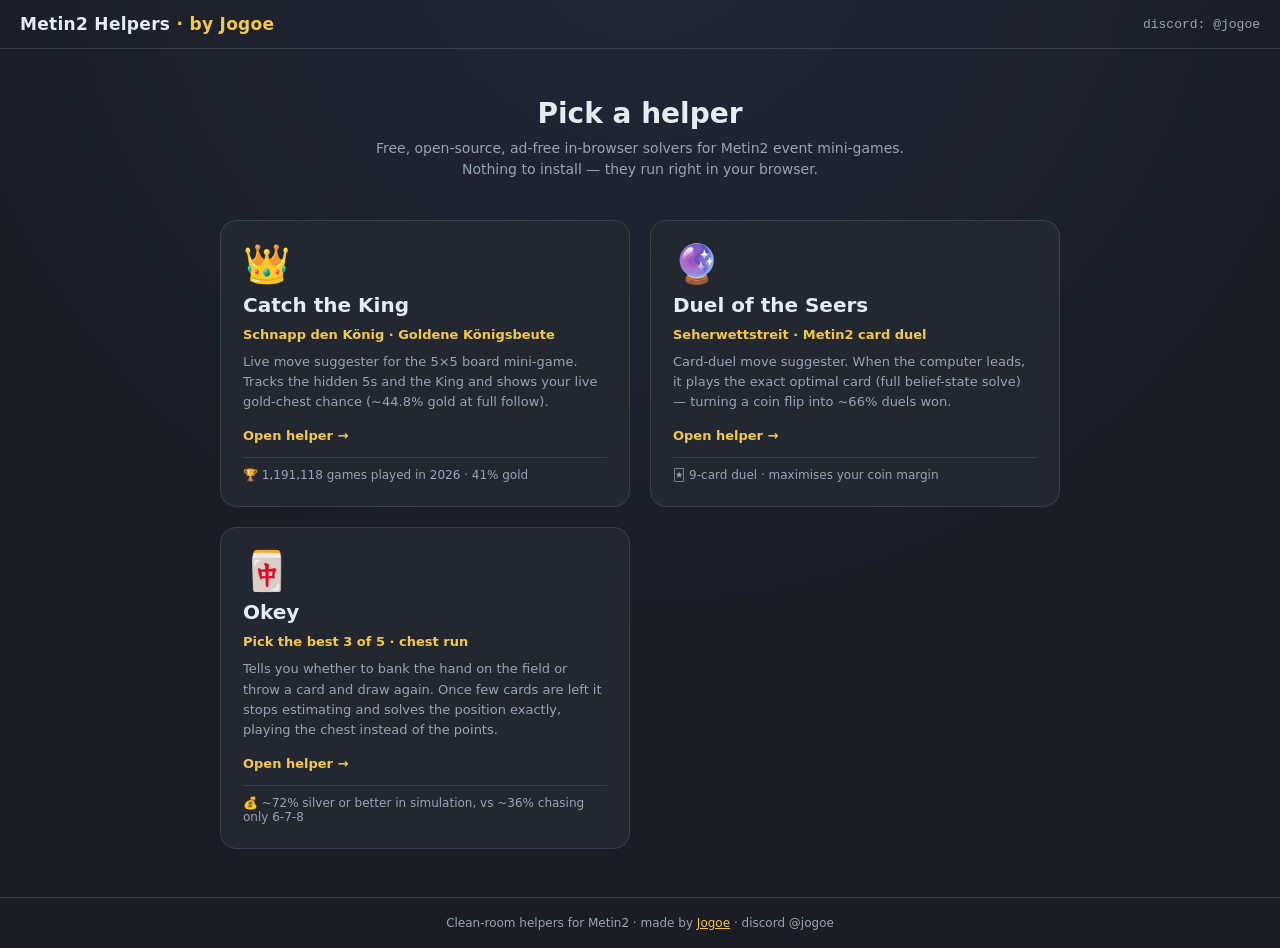
<file: index.html>
<!DOCTYPE html>
<html lang="en">
<head>
  <meta charset="UTF-8" />
  <meta name="viewport" content="width=device-width, initial-scale=1.0" />
  <title>Metin2 Helpers by Jogoe – Catch the King, Seherwettstreit &amp; Okey Solvers</title>
  <meta name="description" content="Free open-source in-browser helpers for Metin2 events by Jogoe: Catch the King / Schnapp den König, Seherwettstreit / Duel of the Seers and the Okey card event." />
  <meta name="keywords" content="Metin2, Metin2 Helfer, Metin2 Helper, Metin2 Solver, Schnapp den König, Catch the King, Seherwettstreit, Duel of the Seers, Okey, Metin2 Okey, Jogoe" />
  <meta name="author" content="Jogoe" />
  <link rel="canonical" href="https://dominikloefflerniteo.github.io/ctk-helper-jogoe/" />
  <meta property="og:type" content="website" />
  <meta property="og:title" content="Metin2 Helpers by Jogoe" />
  <meta property="og:description" content="Free in-browser solvers for Metin2 events: Catch the King, Seherwettstreit and Okey." />
  <link rel="icon" type="image/svg+xml" href="ctk/favicon.svg" />
  <style>
    :root {
      --bg: #1a1d24; --bg-2: #23272f; --bg-3: #2c313a;
      --fg: #e7ecf3; --fg-dim: #9aa3b1; --accent: #f2c94c; --border: #3a414c;
    }
    * { box-sizing: border-box; }
    body {
      margin: 0; min-height: 100vh; background: radial-gradient(circle at 50% -10%, #232838 0%, var(--bg) 60%);
      color: var(--fg); font-family: system-ui, -apple-system, "Segoe UI", Roboto, sans-serif;
      display: flex; flex-direction: column;
    }
    header { padding: 14px 20px; border-bottom: 1px solid var(--border); display: flex; align-items: center; gap: 14px; }
    header h1 { margin: 0; font-size: 17px; letter-spacing: .3px; }
    header .accent { color: var(--accent); }
    header .discord { margin-left: auto; color: var(--fg-dim); font-size: 13px; font-family: ui-monospace, Menlo, monospace; }
    main { flex: 1; width: 100%; max-width: 880px; margin: 0 auto; padding: 48px 20px; }
    .lead { text-align: center; margin: 0 0 8px; font-size: 28px; font-weight: 800; }
    .sub { text-align: center; margin: 0 auto 40px; max-width: 560px; color: var(--fg-dim); font-size: 14px; line-height: 1.5; }
    .grid { display: grid; grid-template-columns: 1fr 1fr; gap: 20px; }
    @media (max-width: 640px) { .grid { grid-template-columns: 1fr; } }
    .card {
      display: flex; flex-direction: column; gap: 10px; text-decoration: none; color: inherit;
      background: var(--bg-2); border: 1px solid var(--border); border-radius: 16px; padding: 24px 22px;
      transition: transform .1s ease, border-color .12s ease, box-shadow .12s ease;
    }
    .card:hover { transform: translateY(-3px); border-color: var(--accent); box-shadow: 0 8px 30px rgba(0,0,0,.35); }
    .card-emoji { font-size: 38px; line-height: 1; }
    .card-title { font-size: 20px; font-weight: 800; }
    .card-sub { font-size: 13px; color: var(--accent); font-weight: 600; }
    .card-desc { font-size: 13px; color: var(--fg-dim); line-height: 1.55; }
    .card-cta { margin-top: 6px; font-size: 13px; font-weight: 700; color: var(--accent); }
    .card-stat { font-size: 12px; color: var(--fg-dim); border-top: 1px solid var(--border); padding-top: 10px; margin-top: 4px; }
    footer { padding: 18px 20px; border-top: 1px solid var(--border); text-align: center; color: var(--fg-dim); font-size: 12px; }
    footer a { color: var(--accent); }
  </style>
</head>
<body>
  <header>
    <h1>Metin2 Helpers <span class="accent">· by Jogoe</span></h1>
    <span class="discord">discord: @jogoe</span>
  </header>

  <main>
    <h2 class="lead">Pick a helper</h2>
    <p class="sub">Free, open-source, ad-free in-browser solvers for Metin2 event mini-games. Nothing to install — they run right in your browser.</p>

    <div class="grid">
      <a class="card" href="./ctk/">
        <div class="card-emoji">👑</div>
        <div class="card-title">Catch the King</div>
        <div class="card-sub">Schnapp den König · Goldene Königsbeute</div>
        <div class="card-desc">Live move suggester for the 5×5 board mini-game. Tracks the hidden 5s and the King and shows your live gold-chest chance (~44.8% gold at full follow).</div>
        <div class="card-cta">Open helper →</div>
        <div class="card-stat">🏆 1,191,118 games played in 2026 · 41% gold</div>
      </a>

      <a class="card" href="./seer/">
        <div class="card-emoji">🔮</div>
        <div class="card-title">Duel of the Seers</div>
        <div class="card-sub">Seherwettstreit · Metin2 card duel</div>
        <div class="card-desc">Card-duel move suggester. When the computer leads, it plays the exact optimal card (full belief-state solve) — turning a coin flip into ~66% duels won.</div>
        <div class="card-cta">Open helper →</div>
        <div class="card-stat">🃏 9-card duel · maximises your coin margin</div>
      </a>

      <a class="card" href="./okey/">
        <div class="card-emoji">🀄</div>
        <div class="card-title">Okey</div>
        <div class="card-sub">Pick the best 3 of 5 · chest run</div>
        <div class="card-desc">Tells you whether to bank the hand on the field or throw a card and draw again. Once few cards are left it stops estimating and solves the position exactly, playing the chest instead of the points.</div>
        <div class="card-cta">Open helper →</div>
        <div class="card-stat">💰 ~72% silver or better in simulation, vs ~36% chasing only 6-7-8</div>
      </a>
    </div>
  </main>

  <footer>
    Clean-room helpers for Metin2 · made by <a href="https://paypal.me/jogoe" target="_blank" rel="noopener">Jogoe</a> · discord @jogoe
  </footer>
</body>
</html>
</file>
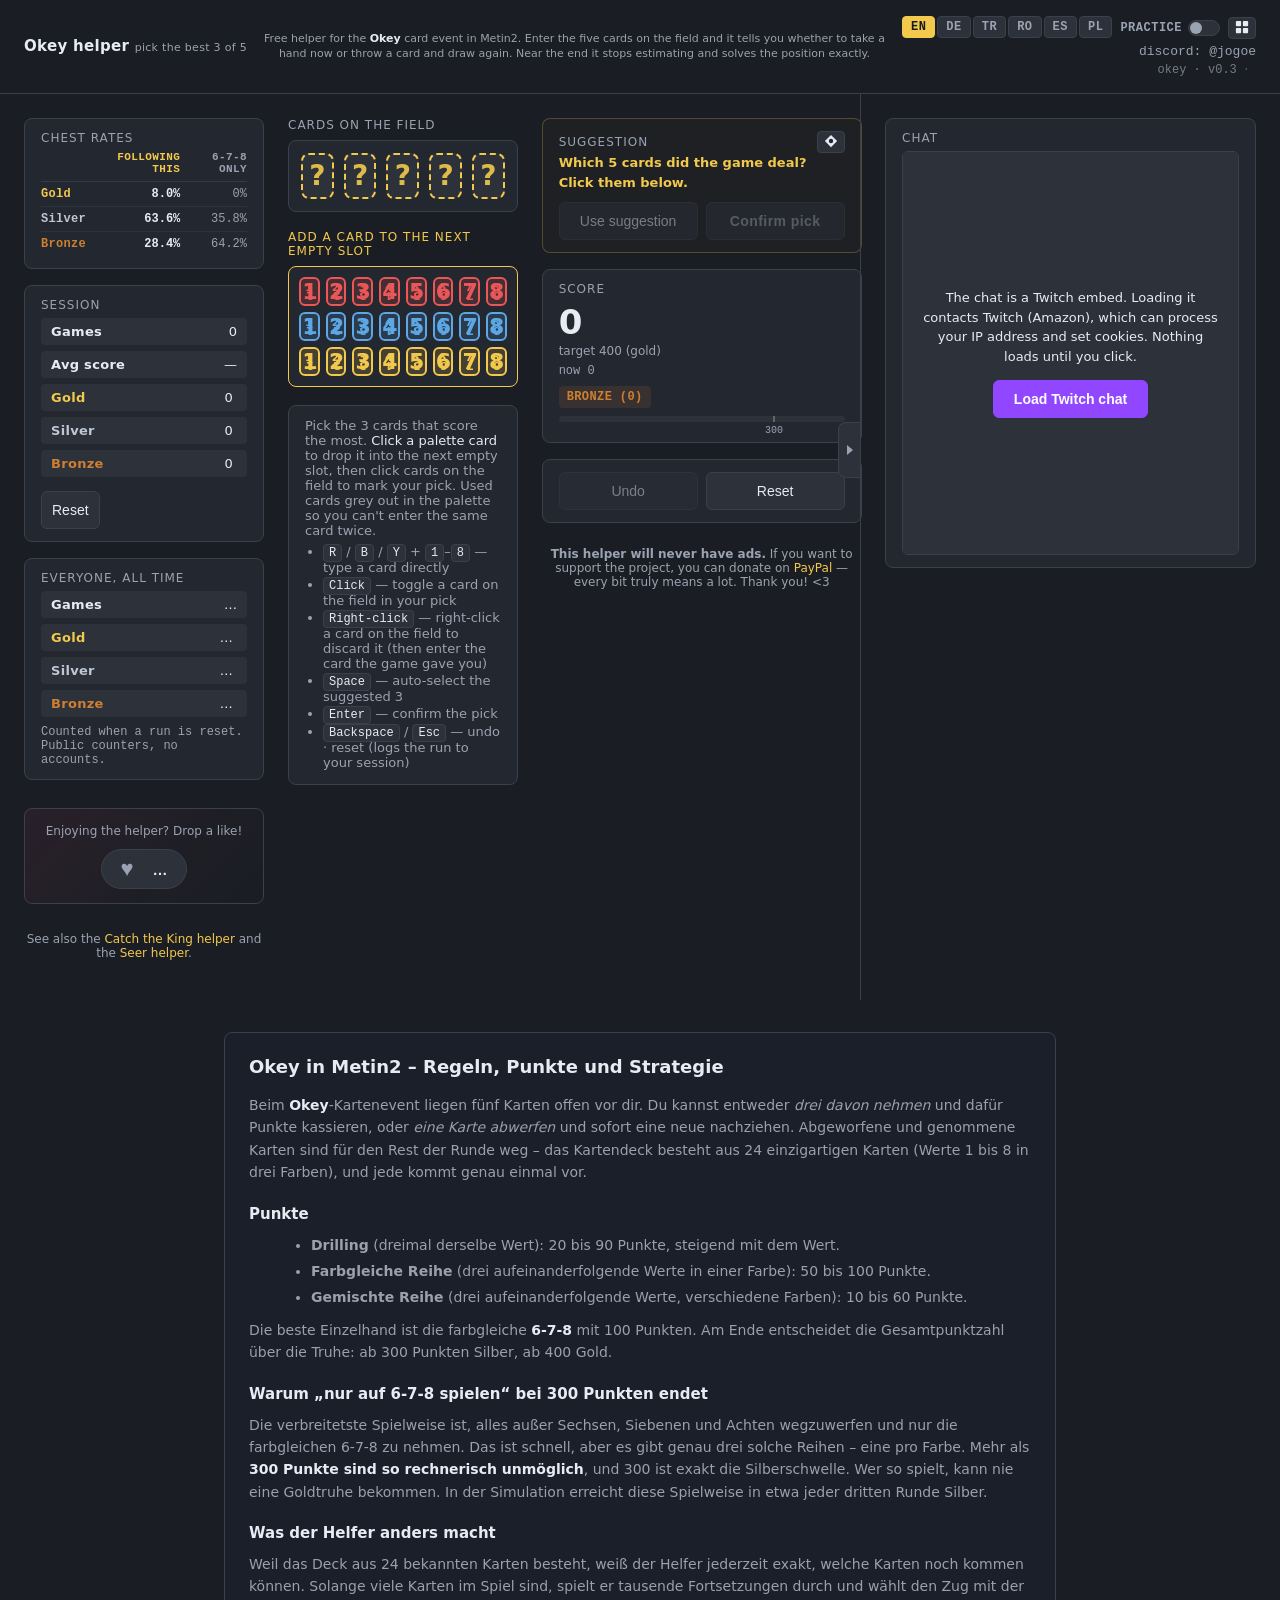
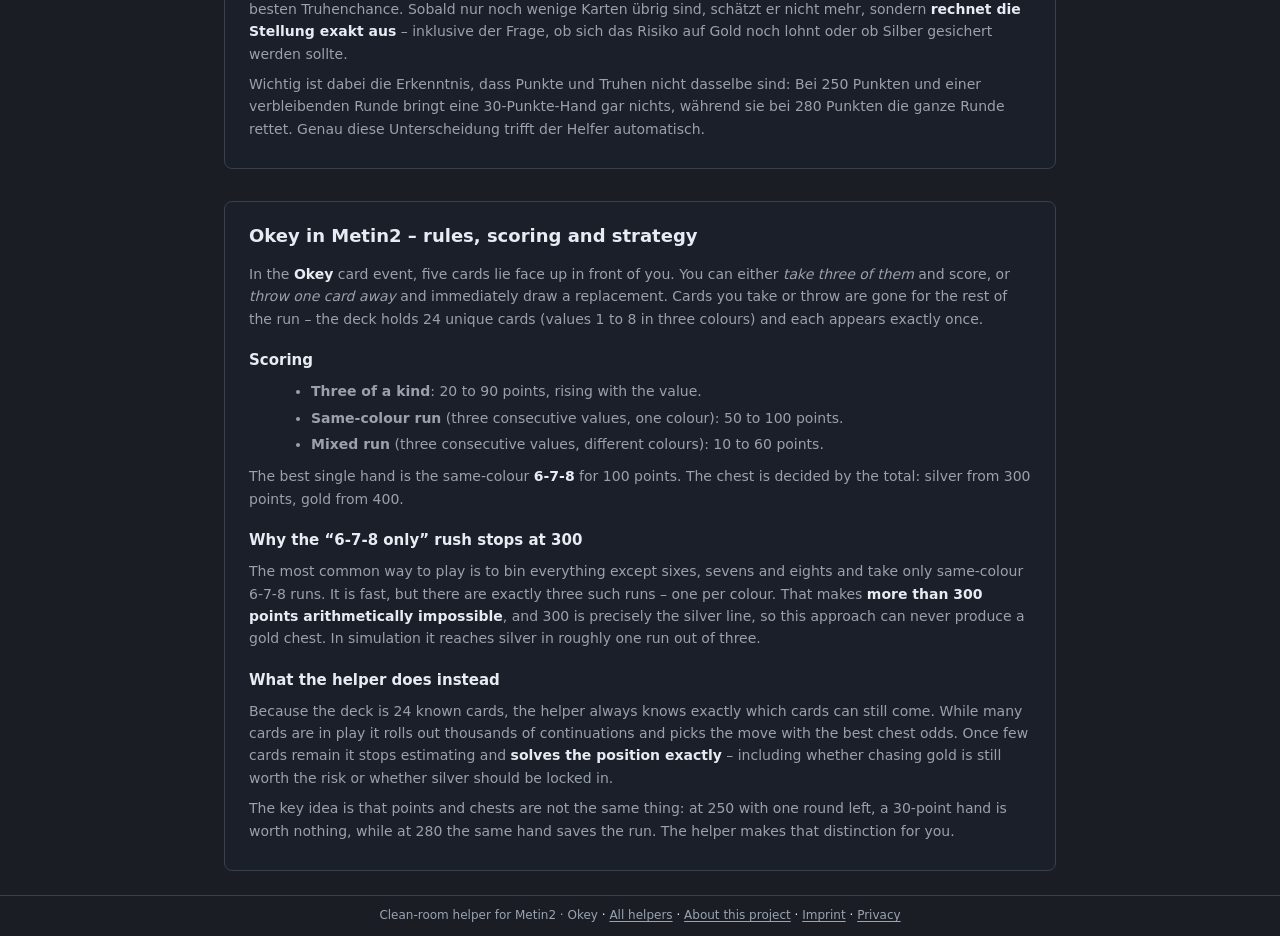
<file: okey/index.html>
<!DOCTYPE html>
<html lang="en">
<head>
  <meta charset="UTF-8" />
  <meta name="viewport" content="width=device-width, initial-scale=1.0" />
  <title>Okey Helper – Metin2 Card Event Solver</title>
  <meta name="description" content="Free open-source helper for the Metin2 Okey card event. Enter the five cards on the field and it tells you whether to take a hand or throw a card — exactly solved in the endgame." />
  <meta name="keywords" content="Okey, Metin2 Okey, Metin2 Helfer, Metin2 Helper, Metin2 Solver, Kartenevent, Okey Truhe, Okey Karten, Goldtruhe, Silbertruhe" />
  <meta name="author" content="Jogoe" />
  <link rel="canonical" href="https://dominikloefflerniteo.github.io/ctk-helper-jogoe/okey/" />
  <meta property="og:type" content="website" />
  <meta property="og:title" content="Okey Helper – Metin2 Card Event Solver" />
  <meta property="og:description" content="Solver for the Metin2 Okey card event: take the hand or throw a card? Exact endgame solution and live chest odds." />
  <meta property="og:url" content="https://dominikloefflerniteo.github.io/ctk-helper-jogoe/okey/" />
  <meta property="og:locale" content="en_US" />
  <meta property="og:locale:alternate" content="de_DE" />
  <link rel="icon" type="image/svg+xml" href="favicon.svg" />
  <link rel="stylesheet" href="style.css" />
</head>
<body>
  <header>
    <div class="header-left">
      <h1>Okey helper <span class="subtle" data-i18n="subtitle">pick the best 3 of 5</span></h1>
    </div>
    <p class="page-intro" data-i18n-html="pageIntro"></p>
    <div class="header-meta">
      <div class="header-controls">
        <div class="lang-switcher" role="group" aria-label="Language">
          <button type="button" class="lang-btn" data-lang="en">EN</button>
          <button type="button" class="lang-btn" data-lang="de">DE</button>
          <button type="button" class="lang-btn" data-lang="tr">TR</button>
          <button type="button" class="lang-btn" data-lang="ro">RO</button>
          <button type="button" class="lang-btn" data-lang="es">ES</button>
          <button type="button" class="lang-btn" data-lang="pl">PL</button>
        </div>
        <label class="practice-toggle" data-i18n-title="practiceTitle">
          <span class="practice-toggle-text" data-i18n="practice">Practice</span>
          <input type="checkbox" id="practiceToggle" />
          <span class="practice-toggle-slider"></span>
        </label>
        <div class="header-toggles" role="group" aria-label="Toggles">
          <button id="minimalUiBtn" class="icon-toggle" type="button" aria-label="Toggle minimal UI" data-i18n-title="minimalUi">
            <span class="icon-on" aria-hidden="true"><svg width="14" height="14" viewBox="0 0 16 16" fill="currentColor"><rect x="1" y="1" width="6" height="6" rx="1"/><rect x="9" y="1" width="6" height="6" rx="1"/><rect x="1" y="9" width="6" height="6" rx="1"/><rect x="9" y="9" width="6" height="6" rx="1"/></svg></span><span class="icon-off" aria-hidden="true"><svg width="14" height="14" viewBox="0 0 16 16" fill="none" stroke="currentColor" stroke-width="1.5"><rect x="1.75" y="1.75" width="12.5" height="12.5" rx="1.5"/></svg></span>
          </button>
        </div>
      </div>
      <span class="discord">discord: @jogoe</span>
      <span class="version">okey · v0.3<span class="version-views" id="versionViews"></span></span>
    </div>
  </header>

  <div class="page">
  <main>
    <aside class="stats-panel">
      <div class="info-block">
        <div class="label" data-i18n="chestRates">Chest rates</div>
        <table class="compare">
          <thead>
            <tr>
              <th></th>
              <th class="cmp-us" data-i18n="colFollowing">Following this</th>
              <th data-i18n="col678">6-7-8 only</th>
            </tr>
          </thead>
          <tbody>
            <tr>
              <td class="chest-name chest-gold" data-i18n="gold">Gold</td>
              <td class="cmp-us">8.0%</td>
              <td class="cmp-them">0%</td>
            </tr>
            <tr>
              <td class="chest-name chest-silver" data-i18n="silver">Silver</td>
              <td class="cmp-us">63.6%</td>
              <td class="cmp-them">35.8%</td>
            </tr>
            <tr>
              <td class="chest-name chest-bronze" data-i18n="bronze">Bronze</td>
              <td class="cmp-us">28.4%</td>
              <td class="cmp-them">64.2%</td>
            </tr>
          </tbody>
        </table>
      </div>

      <div class="info-block">
        <div class="label" data-i18n="session">Session</div>
        <ul class="session-list">
          <li class="session-row">
            <span class="session-name" data-i18n="games">Games</span>
            <span><span id="sessionGames">0</span></span>
          </li>
          <li class="session-row">
            <span class="session-name" data-i18n="avgScore">Avg score</span>
            <span><span id="sessionAvg">—</span></span>
          </li>
          <li class="session-row">
            <span class="session-name chest-gold" data-i18n="gold">Gold</span>
            <span><span id="sessionGold">0</span>&nbsp;<span id="sessionPctGold" class="session-pct"></span></span>
          </li>
          <li class="session-row">
            <span class="session-name chest-silver" data-i18n="silver">Silver</span>
            <span><span id="sessionSilver">0</span>&nbsp;<span id="sessionPctSilver" class="session-pct"></span></span>
          </li>
          <li class="session-row">
            <span class="session-name chest-bronze" data-i18n="bronze">Bronze</span>
            <span><span id="sessionBronze">0</span>&nbsp;<span id="sessionPctBronze" class="session-pct"></span></span>
          </li>
        </ul>
        <button id="sessionResetBtn" class="action-btn session-reset" type="button" data-i18n="reset">Reset</button>
      </div>

      <div class="info-block">
        <div class="label" data-i18n="globalAllTime">Everyone, all time</div>
        <ul class="session-list">
          <li class="session-row">
            <span class="session-name" data-i18n="games">Games</span>
            <span><span id="globalGames">…</span></span>
          </li>
          <li class="session-row">
            <span class="session-name chest-gold" data-i18n="gold">Gold</span>
            <span><span id="globalGold">…</span>&nbsp;<span id="globalPctGold" class="session-pct"></span></span>
          </li>
          <li class="session-row">
            <span class="session-name chest-silver" data-i18n="silver">Silver</span>
            <span><span id="globalSilver">…</span>&nbsp;<span id="globalPctSilver" class="session-pct"></span></span>
          </li>
          <li class="session-row">
            <span class="session-name chest-bronze" data-i18n="bronze">Bronze</span>
            <span><span id="globalBronze">…</span>&nbsp;<span id="globalPctBronze" class="session-pct"></span></span>
          </li>
        </ul>
        <div class="chest-note" data-i18n="globalNote"></div>
      </div>

      <div class="like-block">
        <p class="like-prompt" data-i18n="likePrompt">Enjoying the helper? Drop a like!</p>
        <button id="likeBtn" class="like-btn" type="button" aria-label="Like" title="Like">
          <span class="like-heart">♥</span>
          <span id="likeCount" class="like-count">…</span>
        </button>
      </div>

      <div class="promo-text" data-i18n-html="otherHelpers"></div>
    </aside>

    <section class="board-panel">
      <div class="board-area">
        <div class="board-label" data-i18n="boardLabel">Cards on the field</div>
        <div id="board" class="okey-board" aria-label="5-card Okey board"></div>
      </div>

      <div class="palette-area">
        <div class="board-label" data-i18n="paletteLabel">Add a card to the next empty slot</div>
        <div id="palette" class="okey-palette" aria-label="Card palette"></div>
      </div>

      <div class="help">
        <p data-i18n-html="helpIntro"></p>
        <ul>
          <li><kbd>R</kbd> / <kbd>B</kbd> / <kbd>Y</kbd> + <kbd>1</kbd>–<kbd>8</kbd> — <span data-i18n="help1"></span></li>
          <li><kbd>Click</kbd> — <span data-i18n="help2"></span></li>
          <li><kbd>Right-click</kbd> — <span data-i18n="help3"></span></li>
          <li><kbd>Space</kbd> — <span data-i18n="help4"></span></li>
          <li><kbd>Enter</kbd> — <span data-i18n="help5"></span></li>
          <li><kbd>Backspace</kbd> / <kbd>Esc</kbd> — <span data-i18n="help6"></span></li>
        </ul>
      </div>
    </section>

    <aside class="info-panel">
      <!-- Suggestion block -->
      <div class="info-block suggestion-block">
        <div class="suggestion-header">
          <div class="label" data-i18n="suggestion">Suggestion</div>
          <button id="heuristicHintsBtn" class="icon-toggle hint-toggle" type="button"
                  aria-label="Toggle slot hints" title="Toggle heuristic slot hints">
            <span class="icon-on" aria-hidden="true"><svg width="14" height="14" viewBox="0 0 16 16" fill="currentColor"><path d="M8 1L15 8L8 15L1 8Z"/><circle cx="8" cy="8" r="2.5" fill="var(--bg-2)"/></svg></span><span class="icon-off" aria-hidden="true"><svg width="14" height="14" viewBox="0 0 16 16" fill="none" stroke="currentColor" stroke-width="1.5"><path d="M8 1.5L14.5 8L8 14.5L1.5 8Z"/></svg></span>
          </button>
        </div>
        <div id="suggestionNote" class="suggestion-note">—</div>
        <div class="suggestion-actions">
          <button id="acceptSuggestionBtn" class="action-btn" type="button" disabled>Use suggestion</button>
          <button id="confirmBtn" class="action-btn confirm-btn" type="button" disabled>Confirm pick</button>
        </div>
      </div>

      <!-- Score -->
      <div class="info-block">
        <div class="label" data-i18n="scoreLabel">Score</div>
        <div id="score" class="score">0</div>
        <div class="score-target" data-i18n="scoreTarget">target 400 (gold)</div>
        <div id="scoreCeiling" class="score-ceiling"></div>
        <div id="chestProjection" class="chest-projection"></div>
        <div class="score-bar" aria-hidden="true">
          <div id="scoreBarFill" class="score-bar-fill"></div>
          <div class="score-bar-mark silver-mark" title="Silver: 300 pts"></div>
        </div>
      </div>

      <!-- Secondary actions -->
      <div class="info-block button-row">
        <button id="undoBtn" class="action-btn" type="button" disabled data-i18n="undo">Undo</button>
        <button id="resetBtn" class="reset-btn" type="button" data-i18n="reset">Reset</button>
      </div>

      <div class="promo-text" data-i18n-html="supportText"></div>
    </aside>
  </main>

  <aside class="chat-panel">
    <div class="info-block chat-block">
      <div class="label">
        <span data-i18n="twitchChat">Chat</span>
      </div>
      <div id="twitchChatMount" class="twitch-chat-mount">
        <div id="twitchConsent" class="twitch-consent">
          <p data-i18n-html="twitchConsentBody"></p>
          <button id="twitchConsentBtn" type="button" class="action-btn" data-i18n="twitchConsentBtn">Load Twitch chat</button>
        </div>
      </div>
    </div>
  </aside>
  </div>

  <article class="long-form" id="guide">
    <section lang="de" class="long-form-section">
      <h2>Okey in Metin2 – Regeln, Punkte und Strategie</h2>
      <p>
        Beim <strong>Okey</strong>-Kartenevent liegen fünf Karten offen vor dir. Du kannst
        entweder <em>drei davon nehmen</em> und dafür Punkte kassieren, oder <em>eine Karte
        abwerfen</em> und sofort eine neue nachziehen. Abgeworfene und genommene Karten sind für
        den Rest der Runde weg – das Kartendeck besteht aus 24 einzigartigen Karten
        (Werte 1 bis 8 in drei Farben), und jede kommt genau einmal vor.
      </p>
      <h3>Punkte</h3>
      <ul>
        <li><strong>Drilling</strong> (dreimal derselbe Wert): 20 bis 90 Punkte, steigend mit dem Wert.</li>
        <li><strong>Farbgleiche Reihe</strong> (drei aufeinanderfolgende Werte in einer Farbe): 50 bis 100 Punkte.</li>
        <li><strong>Gemischte Reihe</strong> (drei aufeinanderfolgende Werte, verschiedene Farben): 10 bis 60 Punkte.</li>
      </ul>
      <p>
        Die beste Einzelhand ist die farbgleiche <strong>6-7-8</strong> mit 100 Punkten. Am Ende
        entscheidet die Gesamtpunktzahl über die Truhe: ab 300 Punkten Silber, ab 400 Gold.
      </p>
      <h3>Warum „nur auf 6-7-8 spielen“ bei 300 Punkten endet</h3>
      <p>
        Die verbreitetste Spielweise ist, alles außer Sechsen, Siebenen und Achten wegzuwerfen
        und nur die farbgleichen 6-7-8 zu nehmen. Das ist schnell, aber es gibt genau drei solche
        Reihen – eine pro Farbe. Mehr als <strong>300 Punkte sind so rechnerisch unmöglich</strong>,
        und 300 ist exakt die Silberschwelle. Wer so spielt, kann nie eine Goldtruhe bekommen.
        In der Simulation erreicht diese Spielweise in etwa jeder dritten Runde Silber.
      </p>
      <h3>Was der Helfer anders macht</h3>
      <p>
        Weil das Deck aus 24 bekannten Karten besteht, weiß der Helfer jederzeit exakt, welche
        Karten noch kommen können. Solange viele Karten im Spiel sind, spielt er tausende
        Fortsetzungen durch und wählt den Zug mit der besten Truhenchance. Sobald nur noch wenige
        Karten übrig sind, schätzt er nicht mehr, sondern <strong>rechnet die Stellung exakt
        aus</strong> – inklusive der Frage, ob sich das Risiko auf Gold noch lohnt oder ob
        Silber gesichert werden sollte.
      </p>
      <p>
        Wichtig ist dabei die Erkenntnis, dass Punkte und Truhen nicht dasselbe sind: Bei 250 Punkten
        und einer verbleibenden Runde bringt eine 30-Punkte-Hand gar nichts, während sie bei 280
        Punkten die ganze Runde rettet. Genau diese Unterscheidung trifft der Helfer automatisch.
      </p>
    </section>

    <section lang="en" class="long-form-section">
      <h2>Okey in Metin2 – rules, scoring and strategy</h2>
      <p>
        In the <strong>Okey</strong> card event, five cards lie face up in front of you. You can
        either <em>take three of them</em> and score, or <em>throw one card away</em> and immediately
        draw a replacement. Cards you take or throw are gone for the rest of the run – the deck
        holds 24 unique cards (values 1 to 8 in three colours) and each appears exactly once.
      </p>
      <h3>Scoring</h3>
      <ul>
        <li><strong>Three of a kind</strong>: 20 to 90 points, rising with the value.</li>
        <li><strong>Same-colour run</strong> (three consecutive values, one colour): 50 to 100 points.</li>
        <li><strong>Mixed run</strong> (three consecutive values, different colours): 10 to 60 points.</li>
      </ul>
      <p>
        The best single hand is the same-colour <strong>6-7-8</strong> for 100 points. The chest is
        decided by the total: silver from 300 points, gold from 400.
      </p>
      <h3>Why the “6-7-8 only” rush stops at 300</h3>
      <p>
        The most common way to play is to bin everything except sixes, sevens and eights and take
        only same-colour 6-7-8 runs. It is fast, but there are exactly three such runs – one per
        colour. That makes <strong>more than 300 points arithmetically impossible</strong>, and 300 is
        precisely the silver line, so this approach can never produce a gold chest. In simulation it
        reaches silver in roughly one run out of three.
      </p>
      <h3>What the helper does instead</h3>
      <p>
        Because the deck is 24 known cards, the helper always knows exactly which cards can still
        come. While many cards are in play it rolls out thousands of continuations and picks the move
        with the best chest odds. Once few cards remain it stops estimating and <strong>solves the
        position exactly</strong> – including whether chasing gold is still worth the risk or
        whether silver should be locked in.
      </p>
      <p>
        The key idea is that points and chests are not the same thing: at 250 with one round left, a
        30-point hand is worth nothing, while at 280 the same hand saves the run. The helper makes
        that distinction for you.
      </p>
    </section>
  </article>

  <footer>
    <span class="subtle" data-i18n="footer">Clean-room helper for Metin2 · Okey</span>
    <span class="footer-sep">·</span>
    <button class="footer-link" type="button" onclick="location.href='../'" data-i18n="allHelpers">All helpers</button>
    <span class="footer-sep">·</span>
    <button class="footer-link" type="button" data-open-modal="aboutModal" data-i18n="about">About this project</button>
    <span class="footer-sep">·</span>
    <button class="footer-link" type="button" data-open-modal="impressumModal" data-i18n="impressum">Imprint</button>
    <span class="footer-sep">·</span>
    <button class="footer-link" type="button" data-open-modal="datenschutzModal" data-i18n="privacy">Privacy</button>
  </footer>

  <div id="aboutModal" class="modal" role="dialog" aria-modal="true" aria-labelledby="aboutTitle" hidden>
    <div class="modal-backdrop" data-close></div>
    <div class="modal-card" tabindex="-1">
      <button class="modal-close" type="button" aria-label="Close" data-close>×</button>
      <h2 id="aboutTitle" data-i18n="aboutTitle">About this project</h2>

      <h3 data-i18n="aboutSolverHeading">How the solver works</h3>
      <div data-i18n-html="aboutSolverBody"></div>

      <h3 data-i18n="aboutFindingsHeading">What we tried</h3>
      <div data-i18n-html="aboutFindingsBody"></div>

      <h3 data-i18n="aboutLimitsHeading">Why we can't be perfect</h3>
      <div data-i18n-html="aboutLimitsBody"></div>
    </div>
  </div>

  <div id="impressumModal" class="modal" role="dialog" aria-modal="true" aria-labelledby="impressumTitle" hidden>
    <div class="modal-backdrop" data-close></div>
    <div class="modal-card" tabindex="-1">
      <button class="modal-close" type="button" aria-label="Close" data-close>×</button>
      <h2 id="impressumTitle" data-i18n="impressumTitle">Imprint</h2>
      <div data-i18n-html="impressumBody"></div>
    </div>
  </div>

  <div id="datenschutzModal" class="modal" role="dialog" aria-modal="true" aria-labelledby="datenschutzTitle" hidden>
    <div class="modal-backdrop" data-close></div>
    <div class="modal-card" tabindex="-1">
      <button class="modal-close" type="button" aria-label="Close" data-close>×</button>
      <h2 id="datenschutzTitle" data-i18n="datenschutzTitle">Privacy policy</h2>
      <div data-i18n-html="datenschutzBody"></div>
      <div class="datenschutz-controls">
        <button id="revokeTwitchConsentBtn" type="button" class="action-btn" data-i18n="revokeTwitchConsent">Revoke Twitch chat consent</button>
      </div>
    </div>
  </div>

  <button id="chatBtn" class="chat-tab" type="button" aria-label="Toggle chat" title="Toggle chat">
    <span class="chat-tab-arrow"></span>
  </button>

  <div id="runOverlay" class="run-overlay" hidden>
    <div class="run-overlay-card" role="dialog" aria-modal="true" aria-labelledby="runOverlayTitle">
      <div class="run-overlay-chest" id="runOverlayChest">🏆</div>
      <h2 id="runOverlayTitle" data-i18n="doneTitle">Done — no better chest possible</h2>
      <p id="runOverlayBody"></p>
      <button id="runOverlayBtn" class="action-btn" type="button" data-i18n="doneNextRun">Start the next run</button>
      <button id="runOverlayDismiss" class="footer-link" type="button" data-i18n="doneKeepPlaying">keep playing anyway</button>
    </div>
  </div>

  <div id="toast" class="toast" role="status" aria-live="polite">
  <span id="toastMsg"></span>
  <button id="toastClose" class="toast-close" aria-label="Dismiss">&#215;</button>
</div>

  <script type="module" src="main.js"></script>
</body>
</html>
</file>
<file: okey/style.css>
:root {
  --bg: #1a1d24;
  --bg-2: #23272f;
  --bg-3: #2c313a;
  --fg: #e7ecf3;
  --fg-dim: #9aa3b1;
  --accent: #f2c94c;
  --danger: #eb5757;
  --safe: #27ae60;
  --warn: #f2994a;
  --border: #3a414c;


  /* ── Radius tokens ── */
  --radius-sm: 4px;
  --radius-md: 6px;
  --radius-lg: 8px;
  --radius-xl: 12px;
  --radius-pill: 999px;

  /* ── Spacing tokens ── */
  --space-1: 2px;
  --space-2: 4px;
  --space-3: 6px;
  --space-4: 8px;
  --space-5: 10px;
  --space-6: 12px;
  --space-7: 14px;
  --space-8: 16px;
  --space-9: 18px;
  --space-10: 20px;
  --space-12: 24px;
  --space-16: 32px;
  --v1: #8a94a6;
  --v2: #56cc9d;
  --v3: #5ca8e6;
  --v4: #b48be8;
  --v5: #eb5757;
  --vk: #f2c94c;
}

* { box-sizing: border-box; }

body {
  margin: 0;
  overflow-x: hidden;
  background: var(--bg);
  color: var(--fg);
  font-family: system-ui, -apple-system, "Segoe UI", Roboto, sans-serif;
  min-height: 100vh;
  display: flex;
  flex-direction: column;
}

header {
  padding: var(--space-8) var(--space-12);
  border-bottom: 1px solid var(--border);
  display: flex;
  justify-content: space-between;
  align-items: center;
  gap: var(--space-8);
}

.header-meta {
  display: flex;
  flex-direction: column;
  align-items: flex-end;
  gap: var(--space-2);
}

.lang-switcher {
  display: inline-flex;
  gap: var(--space-1);
  margin-bottom: var(--space-1);
}
.lang-btn {
  display: inline-flex;
  align-items: center;
  height: 22px;
  background: var(--bg-3);
  border: 1px solid var(--border);
  color: var(--fg-dim);
  padding: 0 var(--space-4);
  font-size: 12px;
  font-weight: 600;
  letter-spacing: 0.5px;
  font-family: ui-monospace, "SF Mono", Menlo, monospace;
  border-radius: var(--radius-sm);
  cursor: pointer;
  transition: background 100ms ease, color 100ms ease, border-color 100ms ease;
}
.lang-btn:hover { background: var(--bg-2); color: var(--fg); border-color: var(--fg-dim); }
.lang-btn.active {
  background: var(--accent);
  color: #1a1a1a;
  border-color: var(--accent);
}

.discord {
  color: var(--fg-dim);
  font-size: 13px;
  font-family: ui-monospace, "SF Mono", Menlo, monospace;
}

.version {
  color: var(--fg-dim);
  font-size: 12px;
  font-family: ui-monospace, "SF Mono", Menlo, monospace;
  opacity: 0.7;
}

h1 {
  margin: 0;
  font-size: 20px;
  font-weight: 600;
  letter-spacing: 0.5px;
}

.subtle { color: var(--fg-dim); font-weight: 400; font-size: 12px; }

main {
  flex: 1;
  display: grid;
  grid-template-columns: 240px 1fr 320px;
  gap: var(--space-12);
  padding: var(--space-12);
  max-width: 1220px;
  margin: 0 auto;
  width: 100%;
  transition: grid-template-columns 250ms ease, padding 250ms ease;
}

.stats-panel {
  display: flex;
  flex-direction: column;
  gap: var(--space-8);
}

.chest-list, .session-list {
  list-style: none;
  padding: 0;
  margin: 0 0 var(--space-3) 0;
  display: flex;
  flex-direction: column;
  gap: var(--space-3);
}
.chest-row, .session-row {
  display: grid;
  grid-template-columns: 1fr auto auto;
  align-items: center;
  gap: var(--space-4);
  background: var(--bg-3);
  border-radius: var(--radius-sm);
  padding: var(--space-3) var(--space-5);
  font-size: 13px;
}
.session-row {
  grid-template-columns: 1fr auto;
}
.chest-name, .session-name {
  font-weight: 700;
  letter-spacing: 0.3px;
}
.chest-pct {
  font-weight: 700;
  font-family: ui-monospace, "SF Mono", Menlo, monospace;
  min-width: 44px;
  text-align: right;
}
.chest-gold .chest-name,
.session-name.chest-gold { color: #f2c94c; }
.chest-silver .chest-name,
.session-name.chest-silver { color: #bdc7d6; }
.chest-bronze .chest-name,
.session-name.chest-bronze { color: #cd7f32; }
.chest-note {
  color: var(--fg-dim);
  font-size: 12px;
  margin-top: var(--space-4);
  font-family: ui-monospace, "SF Mono", Menlo, monospace;
}
.session-pct {
  color: var(--fg-dim);
  font-size: 12px;
}

/* Chest-rate comparison: what the solver reaches vs how the event is usually
   played. Two number columns, ours highlighted, theirs dimmed — the point of
   the panel is the gap between them. */
.compare {
  width: 100%;
  border-collapse: collapse;
  font-size: 12px;
  font-family: ui-monospace, "SF Mono", Menlo, monospace;
}
.compare th {
  font-weight: 600;
  font-size: 11px;
  letter-spacing: 0.4px;
  text-transform: uppercase;
  color: var(--fg-dim);
  text-align: right;
  padding: 0 0 var(--space-3) var(--space-4);
  border-bottom: 1px solid rgba(255, 255, 255, 0.09);
}
.compare th:first-child { text-align: left; padding-left: 0; }
.compare td {
  padding: 5px 0 5px var(--space-4);
  text-align: right;
}
.compare td:first-child {
  text-align: left;
  padding-left: 0;
  font-size: 12px;
}
.compare tbody tr + tr td { border-top: 1px solid rgba(255, 255, 255, 0.05); }
.compare th.cmp-us { color: var(--accent); }
.compare td.cmp-us { color: var(--fg); font-weight: 700; }
.compare td.cmp-them { color: var(--fg-dim); }

/* The colour rules above target ".chest-gold .chest-name"; in the comparison
   table both classes sit on the same cell. */
.chest-name.chest-gold { color: #f2c94c; }
.chest-name.chest-silver { color: #bdc7d6; }
.chest-name.chest-bronze { color: #cd7f32; }
.session-reset {
  margin-top: var(--space-4);
}

.board-panel {
  display: flex;
  flex-direction: column;
  gap: var(--space-8);
}

.board {
  display: grid;
  grid-template-columns: repeat(5, 1fr);
  grid-template-rows: repeat(5, 1fr);
  gap: var(--space-3);
  aspect-ratio: 1;
  max-width: 560px;
  width: 100%;
  align-self: center;
  background: var(--bg-2);
  padding: var(--space-4);
  border-radius: var(--radius-lg);
  border: 1px solid var(--border);
}

.cell {
  background: var(--bg-3);
  border: 2px solid var(--border);
  border-radius: var(--radius-md);
  display: flex;
  align-items: center;
  justify-content: center;
  font-size: 32px;
  font-weight: 700;
  cursor: pointer;
  position: relative;
  user-select: none;
  transition: transform 60ms ease, border-color 100ms ease, background 100ms ease;
}

.cell:hover {
  border-color: var(--fg);
  transform: translateY(-1px);
}

.cell.revealed { cursor: default; }
.cell.revealed:hover { transform: none; border-color: var(--border); }

/* Revealed but not yet scored — can be claimed with a sufficient hand card.
 * Dimmed so scored cells visually fade into the background. */
.cell.revealed.unscored { opacity: 0.55; cursor: pointer; }
.cell.revealed.unscored:hover { opacity: 0.85; border-color: var(--accent); }

/* Unscored but unclaimable on the current turn — 5-turn with a 5 adjacent.
 * Clicking would be caught in-game, so the helper blocks it too. */
.cell.revealed.unscored-locked { cursor: not-allowed; opacity: 0.35; }
.cell.revealed.unscored-locked:hover { opacity: 0.4; border-color: var(--border); }

.cell[data-value="1"] { color: var(--v1); }
.cell[data-value="2"] { color: var(--v2); }
.cell[data-value="3"] { color: var(--v3); }
.cell[data-value="4"] { color: var(--v4); }
.cell[data-value="5"] { color: var(--v5); background: rgba(235, 87, 87, 0.08); }
.cell[data-value="K"] { color: var(--vk); background: rgba(242, 201, 76, 0.1); }

.cell.flashed::after {
  content: "!";
  position: absolute;
  top: 4px;
  right: 6px;
  font-size: 12px;
  color: var(--warn);
  font-weight: 700;
}

.cell.possible5 {
  background: rgba(235, 87, 87, 0.12);
  box-shadow: inset 0 0 0 2px rgba(235, 87, 87, 0.45);
}
.cell.safe5 {
  box-shadow: inset 0 0 0 2px rgba(39, 174, 96, 0.25);
}
/* Flipping with the 5-card carries no catch risk here. Shown as a strong green
 * outline that stacks on top of possible5/must5 styling when applicable. */
.cell.safe-flip {
  background: rgba(39, 174, 96, 0.16);
  box-shadow: inset 0 0 0 3px rgba(39, 174, 96, 0.7);
}
.cell.safe-flip.must5 {
  background: rgba(235, 87, 87, 0.25);
  box-shadow:
    inset 0 0 0 3px rgba(39, 174, 96, 0.75),
    inset 0 0 0 6px rgba(235, 87, 87, 0.55);
}
.cell.must5 {
  /* Looks like a revealed 5 (red text on light-red bg from data-value="5"),
   * plus a dashed red border to show it's a deduction rather than observed. */
  background: rgba(235, 87, 87, 0.14);
  border-style: dashed;
  border-color: rgba(235, 87, 87, 0.75);
}
.cell.possible5 .prob { color: var(--danger); }

.cell.suggested {
  border-color: var(--accent);
  box-shadow:
    0 0 0 4px rgba(242, 201, 76, 0.35),
    0 0 18px 4px rgba(242, 201, 76, 0.55),
    inset 0 0 0 2px var(--accent);
  animation: pulse 1.3s ease-in-out infinite;
}

/* Floating "TIPP" pill badge so the suggestion is unmistakable. Sits on the
   top-left corner of the cell, animated with the same pulse rhythm. */
.cell.suggested::before {
  content: "HINT";
  position: absolute;
  top: -10px;
  left: -8px;
  font-size: 10px;
  font-weight: 800;
  letter-spacing: 0.6px;
  padding: var(--space-1) 7px;
  background: var(--accent);
  color: #1a1a1a;
  border-radius: var(--radius-pill);
  box-shadow: 0 2px 6px rgba(0, 0, 0, 0.4), 0 0 8px rgba(242, 201, 76, 0.6);
  z-index: 4;
  pointer-events: none;
  animation: tip-bob 1.3s ease-in-out infinite;
}

@keyframes pulse {
  0%, 100% {
    box-shadow:
      0 0 0 4px rgba(242, 201, 76, 0.35),
      0 0 18px 4px rgba(242, 201, 76, 0.55),
      inset 0 0 0 2px var(--accent);
  }
  50% {
    box-shadow:
      0 0 0 8px rgba(242, 201, 76, 0.5),
      0 0 28px 6px rgba(242, 201, 76, 0.75),
      inset 0 0 0 2px var(--accent);
  }
}
@keyframes tip-bob {
  0%, 100% { transform: translateY(0)    rotate(-4deg); }
  50%      { transform: translateY(-3px) rotate(-1deg); }
}
html[lang="de"] .cell.suggested::before { content: "TIPP"; }

.money-icon-wrap {
  position: absolute;
  top: 50%;
  left: 50%;
  width: 70%;
  height: 70%;
  transform: translate(-50%, -50%);
  pointer-events: none;
  animation: money-wobble 1.3s ease-in-out infinite;
  filter: drop-shadow(0 2px 4px rgba(0, 0, 0, 0.4));
}
.money-icon-wrap svg { width: 100%; height: 100%; display: block; }

@keyframes money-wobble {
  0%, 100% { transform: translate(-50%, -50%) rotate(-10deg); }
  50%      { transform: translate(-50%, -50%) rotate(10deg); }
}

.cell .prob {
  position: absolute;
  bottom: 4px;
  left: 6px;
  font-size: 10px;
  font-weight: 500;
  color: var(--fg-dim);
  letter-spacing: 0;
}

.disclaimer {
  background: rgba(242, 153, 74, 0.08);
  border: 1px solid rgba(242, 153, 74, 0.3);
  border-left: 3px solid var(--warn);
  border-radius: var(--radius-md);
  padding: var(--space-5) var(--space-7);
  font-size: 12px;
  color: var(--fg-dim);
  line-height: 1.5;
}
.disclaimer strong { color: var(--warn); }

.promo-text {
  margin: var(--space-4) 0 var(--space-8) 0;
  font-size: 12px;
  color: var(--fg-dim);
  text-align: center;
}

.promo-text a {
  color: var(--accent);
  text-decoration: none;
}

.promo-text a:hover {
  text-decoration: underline;
}

.help {
  background: var(--bg-2);
  border: 1px solid var(--border);
  border-radius: var(--radius-lg);
  padding: var(--space-6) var(--space-8);
  font-size: 13px;
  color: var(--fg-dim);
}
.help p { margin: 0 0 6px; }
.help ul { margin: 0; padding-left: 18px; }
.help li { margin: 2px 0; }
.help em { color: var(--fg); font-style: normal; }
kbd {
  background: var(--bg-3);
  border: 1px solid var(--border);
  border-radius: var(--radius-sm);
  padding: 1px 5px;
  font-size: 12px;
  font-family: ui-monospace, "SF Mono", Menlo, monospace;
  color: var(--fg);
}

.info-panel {
  display: flex;
  flex-direction: column;
  gap: var(--space-8);
}

.info-block {
  background: var(--bg-2);
  border: 1px solid var(--border);
  border-radius: var(--radius-lg);
  padding: var(--space-6) var(--space-8);
}

.label {
  font-size: 12px;
  letter-spacing: 1px;
  text-transform: uppercase;
  color: var(--fg-dim);
  margin-bottom: var(--space-3);
}

.current-card {
  font-size: 42px;
  font-weight: 700;
  color: var(--accent);
  line-height: 1;
}
.current-card.done { color: var(--fg-dim); }

.turn-hint {
  font-size: 12px;
  color: var(--fg-dim);
  margin-top: var(--space-2);
}

.score {
  font-size: 34px;
  font-weight: 700;
}
.score.good { color: var(--safe); }
.score-target {
  font-size: 12px;
  color: var(--fg-dim);
  margin-top: var(--space-1);
}
.score-ceiling {
  font-size: 12px;
  color: var(--fg-dim);
  margin-top: var(--space-3);
  font-family: ui-monospace, "SF Mono", Menlo, monospace;
}
.score-ceiling.unreachable { color: var(--danger); }
.score-ceiling.within-reach { color: var(--safe); }

.game-gold-pct {
  font-size: 28px;
  font-weight: 700;
  color: var(--accent);
  line-height: 1;
}
.game-gold-pct.cold  { color: var(--danger); }
.game-gold-pct.warm  { color: var(--warn); }
.game-gold-pct.hot   { color: var(--safe); }
.game-gold-note {
  font-size: 12px;
  color: var(--fg-dim);
  margin-top: var(--space-3);
  font-family: ui-monospace, "SF Mono", Menlo, monospace;
}

.toast {
  position: fixed;
  top: 24px;
  left: 50%;
  display: flex;
  align-items: center;
  max-width: min(90vw, 480px);
  transform: translateX(-50%);
  background: var(--bg-2);
  border: 1px solid var(--warn);
  border-left: 3px solid var(--warn);
  color: var(--fg);
  padding: var(--space-5) var(--space-9);
  border-radius: var(--radius-md);
  font-size: 13px;
  opacity: 0;
  pointer-events: none;
  transition: opacity 180ms ease, transform 180ms ease;
  z-index: 1000;
}
.toast.toast-show {
  opacity: 1;
  transform: translateX(-50%) translateY(2px);
}

.remaining {
  list-style: none;
  padding: 0;
  margin: 0;
  display: grid;
  grid-template-columns: repeat(3, 1fr);
  gap: var(--space-3);
}
.remaining li {
  background: var(--bg-3);
  border-radius: var(--radius-sm);
  padding: var(--space-3) var(--space-4);
  font-size: 13px;
  display: flex;
  justify-content: space-between;
  align-items: center;
}
.remaining .v { font-weight: 700; }
.remaining[data-v="1"] .v { color: var(--v1); }

.suggestion-note {
  font-size: 13px;
  color: var(--fg);
  line-height: 1.5;
  margin-bottom: var(--space-5);
}

/* Suggestion block — primary action block, subtle gold identity in full UI */
.suggestion-block {
  border-color: rgba(242, 201, 76, 0.25);
  background: rgba(242, 201, 76, 0.02);
}

/* Suggestion block header */
.suggestion-header {
  display: flex;
  align-items: center;
  justify-content: space-between;
  margin-bottom: 0;
}
.suggestion-header .label {
  margin-bottom: 0;
}
.hint-toggle {
  height: 22px;
  min-width: 24px;
  padding: 0 var(--space-3);
  font-size: 13px;
  flex-shrink: 0;
}


/* ── Pending keyboard color indicator ── */
.palette-row.pending-color-active {
  outline: 2px solid var(--accent);
  border-radius: var(--radius-lg);
}
/* Two action buttons side by side */
.suggestion-actions {
  display: flex;
  gap: var(--space-4);
}
.suggestion-actions .action-btn {
  flex: 1;
}

.suggestion-label {
  display: flex;
  justify-content: space-between;
  align-items: center;
  gap: var(--space-4);
}
.solver-mode-row {
  display: inline-flex;
  align-items: center;
  gap: var(--space-3);
  text-transform: none;
  letter-spacing: 0;
}
.solver-mode {
  font-size: 12px;
  font-weight: 600;
  color: var(--accent);
  letter-spacing: 0.5px;
  font-family: ui-monospace, "SF Mono", Menlo, monospace;
}
.solver-toggle {
  background: var(--bg-3);
  border: 1px solid var(--border);
  color: var(--fg-dim);
  padding: var(--space-1) var(--space-4);
  font-size: 11px;
  text-transform: uppercase;
  letter-spacing: 0.5px;
  border-radius: var(--radius-sm);
  cursor: pointer;
  transition: background 100ms ease, color 100ms ease, border-color 100ms ease;
}
.solver-toggle:hover {
  background: var(--bg-2);
  color: var(--fg);
  border-color: var(--fg-dim);
}

.button-row {
  display: flex;
  gap: var(--space-4);
}
.action-btn,
.reset-btn {
  flex: 1;
  background: var(--bg-3);
  border: 1px solid var(--border);
  color: var(--fg);
  padding: var(--space-5);
  font-size: 14px;
  border-radius: var(--radius-md);
  cursor: pointer;
  transition: background 100ms ease, border-color 100ms ease, opacity 100ms ease;
}
.action-btn:hover:not(:disabled) { background: var(--bg-2); border-color: var(--fg-dim); }
/* ── Button :active press feedback ── */
.action-btn:active:not(:disabled),
.reset-btn:active {
  transform: translateY(1px);
  opacity: 0.85;
}

.action-btn:disabled { opacity: 0.45; cursor: not-allowed; }
.reset-btn:hover { background: var(--danger); border-color: var(--danger); }

footer {
  padding: var(--space-6) var(--space-12);
  padding-bottom: max(var(--space-6), env(safe-area-inset-bottom));
  border-top: 1px solid var(--border);
  font-size: 12px;
  text-align: center;
}

@media (max-width: 480px) {
  .palette-row { grid-template-columns: repeat(4, 1fr); }
}

@media (max-width: 1000px) {
  main {
    grid-template-columns: 1fr;
  }
  .board { max-width: 100%; }
}

/* Money rain — fires when this game's gold chance hits 100%. The container is
   non-interactive (pointer-events: none) so it never blocks clicks. Coins are
   absolutely positioned and removed once their fall animation ends. */
.money-rain {
  position: fixed;
  inset: 0;
  pointer-events: none;
  overflow: hidden;
  z-index: 9999;
  /* Default to display:none so the empty container doesn't sit over the
     Twitch iframe — Twitch's anti-clickjacking detection blocks chat when
     ANY element overlaps their iframe rect, even with pointer-events:none. */
  display: none;
}
.money-rain.active { display: block; }
.money-rain .coin {
  position: absolute;
  top: -10vh;
  font-size: 28px;
  user-select: none;
  will-change: transform, opacity;
  animation: coinFall linear forwards;
}
@keyframes coinFall {
  0%   { transform: translateY(0) rotate(0deg);    opacity: 1; }
  90%  { opacity: 1; }
  100% { transform: translateY(115vh) rotate(720deg); opacity: 0.2; }
}

/* Gold-locked glow — pulses the gold-chance % when this game can no longer
   miss the gold chest. Uses currentColor so it picks up the .hot tint. */
.game-gold-pct.locked {
  animation: goldLockedPulse 1.4s ease-in-out infinite;
  text-shadow: 0 0 8px currentColor, 0 0 18px currentColor;
}
@keyframes goldLockedPulse {
  0%, 100% { filter: brightness(1);    text-shadow: 0 0 6px currentColor, 0 0 14px currentColor; }
  50%      { filter: brightness(1.35); text-shadow: 0 0 12px currentColor, 0 0 26px currentColor; }
}

/* Like block — sits in the stats sidebar above the promo. Subtle gradient
   panel + soft pink halo so it reads as a friendly call-to-action without
   competing with the solver stats above. */
.like-block {
  display: flex;
  flex-direction: column;
  align-items: center;
  gap: var(--space-5);
  padding: var(--space-7) var(--space-6);
  margin: var(--space-6) 0 var(--space-2);
  border: 1px solid var(--border);
  border-radius: var(--radius-lg);
  background: linear-gradient(135deg, rgba(255, 83, 115, 0.07), rgba(255, 83, 115, 0.02) 60%, transparent);
  text-align: center;
}
.like-prompt {
  margin: 0;
  font-size: 12px;
  color: var(--fg-dim);
  line-height: 1.35;
}
.like-btn {
  display: inline-flex;
  align-items: center;
  gap: var(--space-5);
  padding: var(--space-4) var(--space-9);
  background: var(--bg-3);
  border: 1px solid var(--border);
  color: var(--fg);
  font-size: 15px;
  font-weight: 600;
  border-radius: var(--radius-pill);
  cursor: pointer;
  transition: background 120ms ease, border-color 120ms ease, transform 120ms ease, box-shadow 200ms ease;
}
.like-btn:hover:not(:disabled) {
  background: var(--bg-2);
  border-color: #ff5373;
  box-shadow: 0 0 0 4px rgba(255, 83, 115, 0.15);
}
.like-btn:active:not(:disabled) { transform: scale(0.96); }
.like-btn:disabled { cursor: default; opacity: 0.95; }
.like-btn.liked {
  border-color: rgba(255, 83, 115, 0.55);
  box-shadow: 0 0 0 3px rgba(255, 83, 115, 0.18);
}
.like-btn .like-heart {
  font-size: 22px;
  line-height: 1;
  color: var(--fg-dim);
  transition: color 200ms ease, transform 200ms ease, text-shadow 200ms ease;
}
.like-btn:hover:not(:disabled) .like-heart { color: #ff7a93; }
.like-btn.liked .like-heart {
  color: #ff5373;
  text-shadow: 0 0 10px rgba(255, 83, 115, 0.65);
  animation: likeBump 380ms ease;
}
.like-btn .like-count {
  font-variant-numeric: tabular-nums;
  min-width: 1.6em;
  text-align: right;
  font-size: 15px;
}
@keyframes likeBump {
  0%   { transform: scale(1); }
  35%  { transform: scale(1.55); }
  70%  { transform: scale(0.9); }
  100% { transform: scale(1); }
}

/* Header controls row — toggles + lang switcher share one line, all matching
   the lang-btn height/typography so it reads as a single bar. */
.header-controls {
  display: inline-flex;
  align-items: center;
  gap: var(--space-4);
}
.header-toggles {
  display: inline-flex;
  gap: var(--space-1);
}
.icon-toggle {
  display: inline-flex;
  align-items: center;
  justify-content: center;
  height: 22px;
  min-width: 28px;
  padding: 0 var(--space-3);
  background: var(--bg-3);
  border: 1px solid var(--border);
  color: var(--fg);
  font-size: 12px;
  line-height: 1;
  border-radius: var(--radius-sm);
  cursor: pointer;
  transition: background 100ms ease, color 100ms ease, border-color 100ms ease;
}
.icon-toggle:hover { background: var(--bg-2); border-color: var(--fg-dim); }
.icon-toggle .icon-off { display: none; }
.icon-toggle.off .icon-on { display: none; }
.icon-toggle.off .icon-off { display: inline; opacity: 0.7; }

/* Minimal UI — strips everything except the current card, the board, and the
   undo/reset row. Sidebars collapse so the board fills the screen. */
body.minimal-ui main {
  grid-template-columns: 1fr;
}
body.minimal-ui .stats-panel,
body.minimal-ui .disclaimer,
body.minimal-ui .help {
  display: none;
}
/* Visual order in minimal-ui: suggestion → confirm → score → actions.
   Uses CSS order: on the existing flex-column .info-panel — no HTML changes. */
body.minimal-ui .info-panel > .info-block { display: none; }

/* Suggestion — highest priority, shown first */
body.minimal-ui .info-panel > .info-block:has(#suggestionNote) {
  display: block;
  order: 1;
  border-color: rgba(242, 201, 76, 0.45);
  background: rgba(242, 201, 76, 0.04);
}
/* Larger suggestion text for readability */
body.minimal-ui .suggestion-note { font-size: 14px; }
body.minimal-ui .suggestion-note[data-status]:not([data-status=""])::after { font-size: 12px; }

/* Score — inline with chest badge, label hidden */
body.minimal-ui .info-panel > .info-block:has(#score) {
  display: flex;
  flex-wrap: wrap;
  align-items: center;
  gap: var(--space-3) var(--space-5);
  order: 3;
}
/* Score-bar takes full width on its own row in minimal-ui */
body.minimal-ui .score-bar {
  flex-basis: 100%;
  margin: 0;
}
body.minimal-ui .info-panel > .info-block:has(#score) .label { display: none; }
body.minimal-ui .score-target,
body.minimal-ui #scoreCeiling { display: none; }
body.minimal-ui .score { font-size: 26px; }
body.minimal-ui #chestProjection { margin-top: 0; }

/* Undo / Reset — secondary actions, last */
body.minimal-ui .info-panel > .info-block:has(#undoBtn) {
  display: flex;
  gap: var(--space-4);
  order: 4;
}

/* Tighter spacing between blocks */
body.minimal-ui .info-panel { gap: var(--space-4); }

/* Suggestion action buttons: constrain width in minimal so they stay compact */
body.minimal-ui .suggestion-actions {
  flex-wrap: wrap;
}
body.minimal-ui .suggestion-actions .action-btn {
  flex: 1 1 auto;
  min-width: 120px;
  max-width: 260px;
}


/* Compact header: hide decorative chrome, keep functional controls */
body.minimal-ui header { padding: var(--space-4) var(--space-8); }
body.minimal-ui header h1 .subtle,
body.minimal-ui .discord,
body.minimal-ui .version,
body.minimal-ui .page-intro { display: none; }


/* Hide redundant labels in minimal-ui — board and palette are self-evident */
body.minimal-ui .board-label { display: none; }

/* Twitch chat embed — sits at the bottom of the right info-panel. The iframe
   is owned by Twitch (we can't restyle its internals), so we contain it in a
   bordered card to match the rest of the panel. Hidden in minimal-ui mode by
   the existing `.info-panel > .info-block { display: none; }` rule. */
.chat-block .label {
  display: flex;
  justify-content: space-between;
  align-items: baseline;
  gap: var(--space-4);
}
.chat-channel {
  font-size: 12px;
  font-family: ui-monospace, "SF Mono", Menlo, monospace;
  color: var(--accent);
  text-decoration: none;
  letter-spacing: 0.3px;
}
.chat-channel:hover { text-decoration: underline; }
.twitch-chat-mount {
  height: 460px;
  border-radius: var(--radius-md);
  overflow: hidden;
  border: 1px solid var(--border);
  background: #18181b;
}
.twitch-chat-mount iframe {
  width: 100%;
  height: 100%;
  border: 0;
  display: block;
}

/* Page-level horizontal layout: main grid (centered, max-width preserved) on
   the left, persistent Twitch chat column on the right. The chat sticks to
   the right edge of the viewport, independent of main's max-width. */
.page {
  display: flex;
  flex: 1;
  align-items: stretch;
  gap: 0;
  min-height: 0;
}
.page > main {
  flex: 1;
  min-width: 0;
}
.chat-panel {
  flex: 0 0 420px;
  display: flex;
  flex-direction: column;
  padding: var(--space-12) var(--space-12) var(--space-12) 0;
  border-left: 1px solid var(--border);
}
.chat-panel .chat-block {
  display: flex;
  flex-direction: column;
  margin-left: var(--space-12);
  height: 50vh;
}
.chat-panel .twitch-chat-mount {
  flex: 1;
  height: auto;
  min-height: 0;
}

/* Hide chat in minimal-UI mode along with the rest of the chrome. */
body.minimal-ui .chat-panel { display: none; }
body.minimal-ui .chat-tab { display: none; }
/* Manual chat collapse from the edge tab. */
body.chat-hidden .chat-panel { display: none; }

/* Edge tab — half-pill button glued to the chat panel's left border (or to
   the viewport's right edge when chat is collapsed). Arrow points toward the
   action: ◀ to expand, ▶ to collapse. */
.chat-tab {
  position: fixed;
  top: 50%;
  right: 420px; /* matches .chat-panel flex basis when chat is open */
  transform: translateY(-50%);
  width: 22px;
  height: 56px;
  display: inline-flex;
  align-items: center;
  justify-content: center;
  padding: 0;
  background: var(--bg-3);
  border: 1px solid var(--border);
  border-right: 0;
  color: var(--fg-dim);
  border-radius: 8px 0 0 8px;
  cursor: pointer;
  z-index: 50;
  transition: right 160ms ease, background 120ms ease, color 120ms ease;
}
.chat-tab:hover { background: var(--bg-2); color: var(--fg); }
.chat-tab-arrow {
  display: inline-block;
  width: 0; height: 0;
  border-top: 5px solid transparent;
  border-bottom: 5px solid transparent;
  border-left: 6px solid currentColor; /* chat open → arrow points right (toward where it'll collapse) */
}
body.chat-hidden .chat-tab { right: 0; }
body.chat-hidden .chat-tab-arrow {
  border-left: 0;
  border-right: 6px solid currentColor; /* chat hidden → arrow points left (toward where it'll re-open) */
}

/* Narrow viewports — drop the chat under main rather than squashing the grid. */
@media (max-width: 1100px) {
  .page { flex-direction: column; }
  .chat-panel {
    flex: 0 0 auto;
    padding: 0 var(--space-12) var(--space-12);
    border-left: 0;
    border-top: 1px solid var(--border);
  }
  .chat-panel .chat-block { margin-left: 0; margin-top: 16px; }
  .chat-panel .twitch-chat-mount { min-height: 400px; }
  .chat-tab { display: none; }
}

.version-views {
  margin-left: var(--space-3);
  color: var(--fg-dim);
  opacity: 0.85;
}
.version-views::before {
  content: "·";
  margin-right: var(--space-3);
  opacity: 0.7;
}

/* About modal — full-viewport overlay, scrollable card. Hidden via [hidden].
   Backdrop click + close button + Escape all dismiss. */
.modal[hidden] { display: none; }
.modal {
  position: fixed;
  inset: 0;
  z-index: 10000;
  display: flex;
  align-items: center;
  justify-content: center;
  padding: var(--space-12);
}
.modal-backdrop {
  position: absolute;
  inset: 0;
  background: rgba(0, 0, 0, 0.6);
  backdrop-filter: blur(2px);
}
.modal-card {
  position: relative;
  max-width: 640px;
  width: 100%;
  max-height: 86vh;
  overflow: auto;
  background: var(--bg-2);
  border: 1px solid var(--border);
  border-radius: var(--radius-xl);
  padding: 28px 28px var(--space-16);
  box-shadow: 0 20px 60px rgba(0, 0, 0, 0.5);
  color: var(--fg);
  line-height: 1.5;
  font-size: 14px;
}
.modal-card h2 {
  margin: 0 0 var(--space-9);
  font-size: 20px;
}
.modal-card h3 {
  margin: 22px 0 var(--space-4);
  font-size: 14px;
  letter-spacing: 0.5px;
  text-transform: uppercase;
  color: var(--fg-dim);
}
.modal-card p { margin: 6px 0 10px; }
.modal-card ul { margin: 6px 0 12px; padding-left: 20px; }
.modal-card li { margin: 3px 0; }
.modal-card em { color: var(--accent); font-style: normal; }
.modal-card b { color: var(--fg); }
.modal-close {
  position: absolute;
  top: 10px;
  right: 14px;
  width: 32px;
  height: 32px;
  background: transparent;
  border: 0;
  color: var(--fg-dim);
  font-size: 22px;
  line-height: 1;
  cursor: pointer;
  border-radius: var(--radius-md);
  transition: background 100ms ease, color 100ms ease;
}
.modal-close:hover { background: var(--bg-3); color: var(--fg); }

/* ── Focus rings (keyboard accessibility) ── */
.slot:focus-visible {
  outline: 2px solid var(--accent);
  outline-offset: 2px;
  border-radius: var(--radius-lg);
}
.palette-card:focus-visible {
  outline: 2px solid var(--accent);
  outline-offset: 2px;
  border-radius: var(--radius-md);
}
.action-btn:focus-visible,
.reset-btn:focus-visible,
.icon-toggle:focus-visible,
.lang-btn:focus-visible,
.like-btn:focus-visible,
.footer-link:focus-visible {
  outline: 2px solid var(--accent);
  outline-offset: 2px;
}
/* ── Focus rings: modal-close, chat-tab, toast-close ── */
.modal-close:focus-visible,
.chat-tab:focus-visible,
.toast-close:focus-visible {
  outline: 2px solid var(--accent);
  outline-offset: 2px;
}


/* ===== okey-specific overrides (was okey-style.css) ===== */
/* Okey helper — extends the base style.css with okey-specific board, palette,
   and combo-list styles. Layout shape (header/main grid/chat panel) is already
   handled by style.css; we override only what's different. */

:root {
  --okey-red:    #eb5757;
  --okey-blue:   #5ca8e6;
  --okey-yellow: #f2c94c;

  --okey-red-bg:    rgba(235, 87, 87, 0.16);
  --okey-blue-bg:   rgba(92, 168, 230, 0.16);
  --okey-yellow-bg: rgba(242, 201, 76, 0.16);
}

/* ---------- center column layout ---------- */

.board-panel {
  gap: var(--space-9);
}

.board-area, .palette-area {
  display: flex;
  flex-direction: column;
  gap: var(--space-4);
}

.board-label {
  font-size: 12px;
  letter-spacing: 1px;
  text-transform: uppercase;
  color: var(--fg-dim);
}

/* ---------- 5-slot board ---------- */

.okey-board {
  display: grid;
  grid-template-columns: repeat(5, 1fr);
  gap: var(--space-5);
  background: var(--bg-2);
  padding: var(--space-6);
  border-radius: var(--radius-lg);
  border: 1px solid var(--border);
}

.slot {
  position: relative;
  aspect-ratio: 5 / 7;
  background: var(--bg-3);
  border: 2px solid var(--border);
  border-radius: var(--radius-lg);
  padding: 0;
  cursor: pointer;
  display: flex;
  align-items: center;
  justify-content: center;
  font-family: inherit;
  color: var(--fg);
  transition: transform 80ms ease, border-color 100ms ease, box-shadow 200ms ease;
  touch-action: manipulation;
  -webkit-touch-callout: none;
  user-select: none;
  -webkit-user-select: none;
}
.slot:hover { transform: translateY(-1px); border-color: var(--fg-dim); }

.slot-empty .slot-placeholder {
  font-size: 28px;
  font-weight: 700;
  color: var(--fg-dim);
  opacity: 0.4;
  pointer-events: none;
  user-select: none;
  -webkit-user-select: none;
}

/* Card body for filled slots and palette buttons. The corner pips + center
   pip mimic a playing card without leaning on suit imagery (none here). */
.slot-filled, .palette-card {
  position: relative;
}
.slot-filled[data-color="R"], .palette-card[data-color="R"] {
  background: var(--okey-red-bg);
  border-color: var(--okey-red);
  color: var(--okey-red);
}
.slot-filled[data-color="B"], .palette-card[data-color="B"] {
  background: var(--okey-blue-bg);
  border-color: var(--okey-blue);
  color: var(--okey-blue);
}
.slot-filled[data-color="Y"], .palette-card[data-color="Y"] {
  background: var(--okey-yellow-bg);
  border-color: var(--okey-yellow);
  color: var(--okey-yellow);
}

.card-corner {
  position: absolute;
  font-size: 14px;
  font-weight: 700;
  line-height: 1;
  pointer-events: none;
  user-select: none;
  -webkit-user-select: none;
}
.card-corner.top-left { top: 6px; left: 8px; }
.card-corner.bottom-right { bottom: 6px; right: 8px; transform: rotate(180deg); }
.card-pip {
  font-size: 36px;
  font-weight: 800;
  letter-spacing: -1px;
  pointer-events: none;
  user-select: none;
  -webkit-user-select: none;
}

.slot-picked {
  box-shadow:
    0 0 0 3px rgba(255, 255, 255, 0.7),
    0 0 12px rgba(255, 255, 255, 0.35);
  transform: translateY(-2px);
}
.slot-picked::after {
  content: "PICK";
  position: absolute;
  top: -10px;
  right: -8px;
  font-size: 10px;
  font-weight: 800;
  letter-spacing: 0.6px;
  padding: var(--space-1) 7px;
  background: var(--fg);
  color: #1a1a1a;
  border-radius: var(--radius-pill);
  z-index: 4;
  pointer-events: none;
}

.slot-suggested:not(.slot-picked) {
  box-shadow:
    0 0 0 3px rgba(242, 201, 76, 0.45),
    0 0 14px 4px rgba(242, 201, 76, 0.45);
  animation: okeyPulse 1.4s ease-in-out infinite;
}
/* Says what to DO, not that advice exists — it pairs with the "DISCARD" badge
   below, so the two badges read as the two possible actions. */
.slot-suggested:not(.slot-picked)::before {
  content: "PICK";
  position: absolute;
  top: -10px;
  left: -8px;
  font-size: 10px;
  font-weight: 800;
  letter-spacing: 0.6px;
  padding: var(--space-1) 7px;
  background: var(--accent);
  color: #1a1a1a;
  border-radius: var(--radius-pill);
  z-index: 4;
  pointer-events: none;
}

/* Discard suggestion — solver thinks the EV of replacing these cards beats
   any pick available now. Red dashed border, "DISCARD" badge to distinguish
   from the gold pick-hint. Same pulse rhythm so they feel consistent. */
.slot-suggested-discard:not(.slot-picked) {
  box-shadow:
    0 0 0 3px rgba(235, 87, 87, 0.55),
    0 0 14px 4px rgba(235, 87, 87, 0.45);
  border-style: dashed;
  animation: okeyDiscardPulse 1.4s ease-in-out infinite;
}
/* Heuristic slot hints — shown while worker computes (strong=false).
   Dashed border signals "provisional", matching the .slot-awaiting pattern.
   No badge, no animation — static and quiet so the final answer feels decisive. */
.slot-heuristic-pick {
  border-style: dashed;
  border-color: rgba(242, 201, 76, 0.50);
  background:   rgba(242, 201, 76, 0.04);
  box-shadow:   0 0 6px 2px rgba(242, 201, 76, 0.12);
}
.slot-heuristic-discard {
  border-style: dashed;
  border-color: rgba(235, 87, 87, 0.45);
  background:   rgba(235, 87, 87, 0.04);
  box-shadow:   0 0 6px 2px rgba(235, 87, 87, 0.10);
}

.slot-suggested-discard:not(.slot-picked)::before {
  content: "DISCARD";
  position: absolute;
  top: -10px;
  left: -8px;
  font-size: 10px;
  font-weight: 800;
  letter-spacing: 0.6px;
  padding: var(--space-1) 7px;
  background: var(--okey-red);
  color: #1a1a1a;
  border-radius: var(--radius-pill);
  z-index: 4;
  pointer-events: none;
}
@keyframes okeyDiscardPulse {
  0%, 100% {
    box-shadow:
      0 0 0 3px rgba(235, 87, 87, 0.5),
      0 0 14px 4px rgba(235, 87, 87, 0.4);
  }
  50% {
    box-shadow:
      0 0 0 5px rgba(235, 87, 87, 0.7),
      0 0 22px 6px rgba(235, 87, 87, 0.6);
  }
}

@keyframes okeyPulse {
  0%, 100% {
    box-shadow:
      0 0 0 3px rgba(242, 201, 76, 0.4),
      0 0 14px 4px rgba(242, 201, 76, 0.4);
  }
  50% {
    box-shadow:
      0 0 0 5px rgba(242, 201, 76, 0.6),
      0 0 22px 6px rgba(242, 201, 76, 0.65);
  }
}

/* ---------- practice-mode toggle (header) ---------- */

.practice-toggle {
  display: inline-flex;
  align-items: center;
  gap: var(--space-3);
  cursor: pointer;
  user-select: none;
}
.practice-toggle-text {
  font-size: 12px;
  font-weight: 600;
  letter-spacing: 0.5px;
  text-transform: uppercase;
  font-family: ui-monospace, "SF Mono", Menlo, monospace;
  color: var(--fg-dim);
}
.practice-toggle:hover .practice-toggle-text { color: var(--fg); }
.practice-toggle input {
  position: absolute;
  opacity: 0;
  width: 0;
  height: 0;
  pointer-events: none;
}
.practice-toggle-slider {
  position: relative;
  width: 32px;
  height: 16px;
  background: var(--bg-3);
  border: 1px solid var(--border);
  border-radius: var(--radius-pill);
  transition: background 120ms ease, border-color 120ms ease;
}
.practice-toggle-slider::before {
  content: "";
  position: absolute;
  top: 1px;
  left: 1px;
  width: 12px;
  height: 12px;
  background: var(--fg-dim);
  border-radius: 50%;
  transition: transform 140ms ease, background 140ms ease;
}
.practice-toggle:hover .practice-toggle-slider {
  border-color: var(--fg-dim);
}
.practice-toggle input:checked ~ .practice-toggle-slider {
  background: var(--accent);
  border-color: var(--accent);
}
.practice-toggle input:checked ~ .practice-toggle-slider::before {
  transform: translateX(16px);
  background: #1a1a1a;
}
.practice-toggle input:focus-visible ~ .practice-toggle-slider {
  outline: 2px solid var(--accent);
  outline-offset: 2px;
}

/* When practice mode is on, the body gets `practice-on` so the palette
   visually fades — the cards are still rendered (so you can see what's
   left in the deck) but the area reads as "informational only". */
body.practice-on .palette-area .board-label::after {
  content: " · auto-drawing";
  color: var(--accent);
  font-weight: 700;
}
body.practice-on .okey-palette {
  opacity: 0.7;
}

/* ---------- 24-card palette ---------- */

.okey-palette {
  display: flex;
  flex-direction: column;
  gap: var(--space-3);
  background: var(--bg-2);
  padding: var(--space-5);
  border-radius: var(--radius-lg);
  border: 1px solid var(--border);
}

.palette-row {
  display: grid;
  grid-template-columns: repeat(8, 1fr);
  gap: var(--space-3);
}

.palette-card {
  aspect-ratio: 5 / 7;
  background: var(--bg-3);
  border: 2px solid var(--border);
  border-radius: var(--radius-md);
  padding: 0;
  cursor: pointer;
  display: flex;
  align-items: center;
  justify-content: center;
  font-family: inherit;
  font-size: 22px;
  font-weight: 700;
  color: var(--fg);
  transition: transform 80ms ease, border-color 100ms ease, background 100ms ease;
  user-select: none;
  -webkit-user-select: none;
  -webkit-touch-callout: none;
}
.palette-card:hover:not(.used) {
  transform: translateY(-1px);
  filter: brightness(1.15);
}
.palette-card .card-pip { font-size: 22px; }
.palette-card .card-corner { font-size: 11px; }
.palette-card .card-corner.top-left { top: 3px; left: 4px; }
.palette-card .card-corner.bottom-right { bottom: 3px; right: 4px; }

/* Greyed-out palette card — already on the field, can't be added again. The
   .used class wins over the color-tinted backgrounds since it's defined later.
   filter: grayscale strips the color so it reads as "out of play" at a glance. */
.palette-card.used {
  filter: grayscale(0.85) brightness(0.55);
  cursor: not-allowed;
  opacity: 0.5;
}
.palette-card.used:hover { transform: none; }

/* ---------- right info panel ---------- */

.round-row {
  display: flex;
  align-items: baseline;
  gap: var(--space-2);
  font-family: ui-monospace, "SF Mono", Menlo, monospace;
}
.round-num {
  font-size: 34px;
  font-weight: 700;
  color: var(--accent);
  line-height: 1;
}
.round-sep, .round-total {
  font-size: 18px;
  color: var(--fg-dim);
}

.chest-projection {
  margin-top: var(--space-4);
  font-size: 12px;
  font-weight: 700;
  letter-spacing: 0.4px;
  text-transform: uppercase;
  font-family: ui-monospace, "SF Mono", Menlo, monospace;
  padding: var(--space-2) var(--space-4);
  border-radius: var(--radius-sm);
  display: inline-block;
}
.chest-projection.chest-gold          { color: #f2c94c; background: rgba(242, 201, 76, 0.12); }
.chest-projection.chest-silver-locked { color: #bdc7d6; background: rgba(189, 199, 214, 0.12); }
.chest-projection.chest-bronze        { color: #cd7f32; background: rgba(205, 127, 50, 0.12); }
.chest-projection.chest-tbd           { color: var(--fg-dim); background: var(--bg-3); }
/* ── Score progress bar ── */
.score-bar {
  position: relative;
  height: 6px;
  background: var(--bg-3);
  border-radius: var(--radius-sm);
  margin: var(--space-4) 0;
  overflow: visible;
}
.score-bar-fill {
  height: 100%;
  border-radius: var(--radius-sm);
  transition: width 400ms ease, background 400ms ease;
  width: 0%;
}
/* ── Score bar fill tiers ── */
.score-bar-fill.tier-bronze { background: var(--v3); }
.score-bar-fill.tier-silver { background: var(--v2); }
.score-bar-fill.tier-gold   { background: var(--accent); }

.score-bar-mark {
  position: absolute;
  top: 0;
  bottom: 0;
  width: 2px;
  background: rgba(255,255,255,0.25);
}
.score-bar-mark.silver-mark { left: 75%; }
.score-bar-mark.silver-mark::after {
  content: '300';
  position: absolute;
  top: 9px;
  left: 50%;
  transform: translateX(-50%);
  font-size: 10px;
  color: var(--fg-dim);
  font-family: ui-monospace, "SF Mono", Menlo, monospace;
  white-space: nowrap;
  pointer-events: none;
}


/* ---------- combo list ---------- */

.combo-list {
  list-style: none;
  padding: 0;
  margin: 0;
  display: flex;
  flex-direction: column;
  gap: var(--space-2);
}
.combo-row {
  display: grid;
  grid-template-columns: auto 1fr auto;
  align-items: center;
  gap: var(--space-4);
  background: var(--bg-3);
  border-radius: var(--radius-sm);
  padding: var(--space-3) var(--space-4);
  font-size: 12px;
}
.combo-best {
  background: rgba(242, 201, 76, 0.1);
  border: 1px solid rgba(242, 201, 76, 0.4);
}
.combo-current {
  outline: 2px solid var(--fg);
  outline-offset: -1px;
}
.combo-cards {
  display: inline-flex;
  gap: 3px;
}
.combo-card {
  display: inline-flex;
  align-items: center;
  justify-content: center;
  width: 22px;
  height: 22px;
  border-radius: var(--radius-sm);
  font-size: 12px;
  font-weight: 700;
  background: var(--bg-2);
  border: 1px solid var(--border);
}
.combo-card[data-color="R"] { color: var(--okey-red);    border-color: var(--okey-red);    background: var(--okey-red-bg); }
.combo-card[data-color="B"] { color: var(--okey-blue);   border-color: var(--okey-blue);   background: var(--okey-blue-bg); }
.combo-card[data-color="Y"] { color: var(--okey-yellow); border-color: var(--okey-yellow); background: var(--okey-yellow-bg); }
.combo-type {
  font-size: 12px;
  color: var(--fg-dim);
  font-family: ui-monospace, "SF Mono", Menlo, monospace;
}
.combo-score {
  font-weight: 700;
  font-family: ui-monospace, "SF Mono", Menlo, monospace;
  min-width: 32px;
  text-align: right;
}
.combo-empty {
  background: var(--bg-3);
  border-radius: var(--radius-sm);
  padding: var(--space-5);
  font-size: 12px;
  color: var(--fg-dim);
  text-align: center;
}

/* ---------- run summary card ---------- */

.run-summary {
  background: var(--bg-2);
  border: 1px solid var(--border);
  border-radius: var(--radius-lg);
  padding: var(--space-7) var(--space-8);
  font-size: 13px;
}
.summary-head {
  display: flex;
  justify-content: space-between;
  align-items: center;
  margin-bottom: var(--space-5);
}
.chest-pill {
  display: inline-block;
  padding: var(--space-2) var(--space-5);
  border-radius: var(--radius-pill);
  font-size: 12px;
  font-weight: 700;
  letter-spacing: 0.4px;
}
.chest-pill.chest-gold   { background: rgba(242, 201, 76, 0.18); color: #f2c94c; }
.chest-pill.chest-silver { background: rgba(189, 199, 214, 0.18); color: #bdc7d6; }
.chest-pill.chest-bronze { background: rgba(205, 127, 50, 0.18); color: #cd7f32; }

.log-list {
  list-style: none;
  padding: 0;
  margin: 0;
  display: flex;
  flex-direction: column;
  gap: var(--space-2);
}
.log-row {
  display: grid;
  grid-template-columns: auto 1fr auto;
  align-items: center;
  gap: var(--space-4);
  background: var(--bg-3);
  border-radius: var(--radius-sm);
  padding: 5px var(--space-4);
  font-size: 12px;
}
.log-round {
  font-family: ui-monospace, "SF Mono", Menlo, monospace;
  color: var(--fg-dim);
  min-width: 26px;
}
.log-cards { display: inline-flex; gap: 3px; }
.log-pts {
  font-weight: 700;
  font-family: ui-monospace, "SF Mono", Menlo, monospace;
  min-width: 32px;
  text-align: right;
}

/* ---------- confirm button ---------- */

.confirm-btn {
  background: var(--accent);
  color: #1a1a1a;
  font-weight: 700;
  border-color: var(--accent);
}
.confirm-btn:hover:not(:disabled) {
  background: #ffd76b;
  border-color: #ffd76b;
}
.confirm-btn:disabled {
  background: var(--bg-3);
  color: var(--fg-dim);
  border-color: var(--border);
  font-variant-numeric: tabular-nums;
  letter-spacing: 0.03em;
}


/* ================= shell parity with ctk/seer ================= */
.header-left {
  flex: 0 0 auto;
  min-width: 0;
}
.header-left h1 { margin: 0; font-size: 15px; line-height: 1.15; letter-spacing: 0.3px; white-space: nowrap; }
.header-left h1 .subtle { font-size: 11px; }
.page-intro {
  margin: 0;
  flex: 1 1 auto;
  text-align: center;
  color: var(--muted, #9aa1ac);
  font-size: 11px;
  line-height: 1.35;
  max-width: 720px;
  margin-left: auto;
  margin-right: auto;
}
.page-intro strong { color: var(--fg, #e7eaef); }
body.minimal-ui .page-intro { display: none; }
@media (max-width: 1100px) {
  .header-left h1 { white-space: normal; }
  .header-left h1 .subtle { display: none; }
}
@media (max-width: 900px) {
  header { flex-wrap: wrap; }
  .page-intro { order: 3; flex-basis: 100%; text-align: left; max-width: 100%; }
}


/* ---------- long-form SEO content ---------- */
.long-form {
  max-width: 880px;
  margin: var(--space-16) auto var(--space-12);
  padding: 0 var(--space-12);
  display: grid;
  gap: var(--space-16);
}
.long-form-section {
  background: var(--panel, #1a1f2a);
  border: 1px solid var(--border, #2a313e);
  border-radius: var(--radius-lg);
  padding: var(--space-10) var(--space-12);
  color: var(--fg, #e7eaef);
  font-size: 14px;
  line-height: 1.6;
}
.long-form-section h2 {
  margin: 0 0 var(--space-6);
  font-size: 18px;
  color: var(--fg, #e7eaef);
}
.long-form-section h3 {
  margin: var(--space-9) 0 var(--space-4);
  font-size: 15px;
  color: var(--fg, #e7eaef);
}
.long-form-section p { margin: 8px 0; color: var(--muted, #9aa1ac); }
.long-form-section p strong, .long-form-section li b { color: var(--fg, #e7eaef); }
.long-form-section ul { margin: 6px 0 10px 22px; color: var(--muted, #9aa1ac); }
.long-form-section li { margin: 4px 0; }
.long-form-section kbd {
  display: inline-block;
  padding: 1px var(--space-3);
  font-family: ui-monospace, "SF Mono", Menlo, monospace;
  font-size: 12px;
  background: #11151c;
  border: 1px solid var(--border, #2a313e);
  border-radius: var(--radius-sm);
  color: var(--fg, #e7eaef);
}
body.minimal-ui .long-form { display: none; }

.footer-link {
  background: transparent;
  border: 0;
  padding: 0;
  margin: 0;
  font: inherit;
  color: var(--fg-dim);
  cursor: pointer;
  text-decoration: underline;
  text-underline-offset: 2px;
}
.twitch-consent {
  height: 100%;
  display: flex;
  flex-direction: column;
  align-items: center;
  justify-content: center;
  text-align: center;
  padding: var(--space-9);
  color: var(--fg-dim);
  background: var(--bg-3);
}
.twitch-consent p {
  margin: 0 0 var(--space-7);
  font-size: 13px;
  line-height: 1.5;
  color: var(--fg);
}
.twitch-consent .action-btn {
  background: #9146ff;
  border-color: #9146ff;
  color: #fff;
  font-weight: 600;
  padding: var(--space-5) var(--space-10);
  width: auto;
  flex: 0 0 auto;
}
.twitch-consent .action-btn:hover { background: #772ce8; border-color: #772ce8; }


/* ---------- end-of-run overlay ---------- */
/* Shown once no better chest can be reached — playing on cannot change the
   reward, so the helper says so instead of letting you grind pointlessly. */
.run-overlay {
  position: fixed;
  inset: 0;
  z-index: 60;
  display: flex;
  align-items: center;
  justify-content: center;
  background: rgba(12, 14, 18, 0.72);
  backdrop-filter: blur(3px);
  animation: runOverlayIn 160ms ease-out;
}
.run-overlay[hidden] { display: none; }
@keyframes runOverlayIn { from { opacity: 0; } to { opacity: 1; } }
.run-overlay-card {
  background: var(--bg-2);
  border: 1px solid var(--border);
  border-radius: var(--radius-lg);
  padding: 28px 30px 22px;
  max-width: 460px;
  text-align: center;
  box-shadow: 0 18px 50px rgba(0, 0, 0, 0.5);
}
.run-overlay-chest { font-size: 40px; line-height: 1; margin-bottom: 10px; }
.run-overlay-card h2 {
  margin: 0 0 var(--space-5);
  font-size: 19px;
  letter-spacing: 0.3px;
}
.run-overlay-card p {
  margin: 0 0 var(--space-9);
  color: var(--fg-dim);
  font-size: 13px;
  line-height: 1.55;
}
.run-overlay-card .action-btn { min-width: 200px; }
#runOverlayDismiss {
  display: block;
  margin: var(--space-6) auto 0;
  font-size: 13px;
  padding: var(--space-3) var(--space-8);
  border-radius: var(--radius-md);
  background: var(--bg-3);
  border: 1px solid var(--border);
  color: var(--fg);
  text-decoration: none;
}
#runOverlayDismiss:hover {
  background: var(--bg-2);
  border-color: var(--fg-dim);
}


/* Suggestion still being upgraded from the instant heuristic answer to the
   full search: dimmed so it reads as provisional rather than final. */
/* Pending suggestion — heuristic answer shown immediately while worker computes.
   Spinner via ::before pseudo-element; no italic — text reads as confident. */
.suggestion-note.pending {
  opacity: 0.78;
  padding-left: 20px;
  position: relative;
  transition: opacity 180ms ease, padding-left 180ms ease, border-color 180ms ease;
}
.suggestion-note.pending::before {
  content: '';
  position: absolute;
  left: 0;
  top: 50%;
  transform: translateY(-50%);
  width: 12px;
  height: 12px;
  border-radius: 50%;
  border: 2px solid transparent;
  border-top-color: var(--fg-dim);
  animation: suggestionSpin 0.7s linear infinite;
}
.suggestion-note.pending.pending-pick::before    { border-top-color: var(--accent); }
.suggestion-note.pending.pending-discard::before { border-top-color: var(--danger); }
@keyframes suggestionSpin {
  to { transform: translateY(-50%) rotate(360deg); }
}
.suggestion-note:not(.pending) {
  padding-left: 0;
  transition: opacity 180ms ease, padding-left 180ms ease;
}
/* Secondary status line — shows "Calculating best move…" below the heuristic
   answer while the worker computes. Uses content: attr() so it is i18n-aware
   (data-status is set to t("calculatingSuggestion") in refresh()). */
.suggestion-note[data-status]:not([data-status=''])::after {
  content: attr(data-status);
  display: block;
  font-size: 11px;
  color: var(--fg-dim);
  opacity: 0.65;
  margin-top: 3px;
  letter-spacing: 0.2px;
}

/* ── Long-press discard feedback (mobile) ── */
.slot-pressing {
  animation: longPressCharge 0.5s ease forwards;
}
@keyframes longPressCharge {
  0%   {
    box-shadow: 0 0 0 0 rgba(235, 87, 87, 0);
    border-color: var(--border);
  }
  60%  {
    box-shadow: 0 0 0 4px rgba(235, 87, 87, 0.3);
    border-color: rgba(235, 87, 87, 0.5);
  }
  100% {
    box-shadow: 0 0 0 8px rgba(235, 87, 87, 0.6), inset 0 0 0 2px rgba(235, 87, 87, 0.4);
    border-color: var(--okey-red);
    border-style: dashed;
  }
}


/* ---------- waiting for the cards the game dealt ---------- */
/* The field is short of 5 and the deck is not empty, so the game has already
   put cards there and only the user can say which. Advice is withheld until
   they do — a suggestion about a board that does not exist is worse than none. */
.slot-awaiting {
  border-style: dashed;
  border-color: var(--accent);
  animation: awaitPulse 1.5s ease-in-out infinite;
}
.slot-awaiting .slot-placeholder {
  color: var(--accent);
  font-weight: 800;
  opacity: 0.9;
}
@keyframes awaitPulse {
  0%, 100% { box-shadow: 0 0 0 0 rgba(242, 201, 76, 0.30); }
  50%      { box-shadow: 0 0 0 5px rgba(242, 201, 76, 0.06); }
}
.suggestion-note.awaiting {
  color: var(--accent);
  font-weight: 600;
  transition: opacity 200ms ease, color 200ms ease;
}
/* Nudge attention to the palette, which is where the answer is given. */
body.awaiting-cards .palette-area .board-label {
  color: var(--accent);
}

/* The palette is where the missing cards get entered, so it glows while the
   helper is waiting for them. Same gold as the slot outlines and the same
   pulse rhythm, so the empty slots and the palette read as one instruction:
   "these cards, from here". */
body.awaiting-cards .okey-palette {
  border-color: var(--accent);
  animation: paletteAwait 1.5s ease-in-out infinite;
}
@keyframes paletteAwait {
  0%, 100% {
    box-shadow: 0 0 0 0 rgba(242, 201, 76, 0.28), 0 0 14px 0 rgba(242, 201, 76, 0.10);
  }
  50% {
    box-shadow: 0 0 0 4px rgba(242, 201, 76, 0.07), 0 0 22px 3px rgba(242, 201, 76, 0.22);
  }
}

/* ── Session reset confirm-pending ── */
.action-btn.confirm-pending {
  border-color: var(--warn);
  color: var(--warn);
}

/* ── Toast dismiss button ── */
.toast-close {
  background: none;
  border: none;
  color: inherit;
  cursor: pointer;
  margin-left: var(--space-4);
  font-size: 16px;
  padding: var(--space-3) var(--space-4);
  line-height: 1;
  opacity: 0.7;
  flex-shrink: 0;
}
.toast-close:hover { opacity: 1; }

/* ── Global stats fade-in ── */
#globalGames, #globalGold, #globalSilver, #globalBronze,
#globalPctGold, #globalPctSilver, #globalPctBronze {
  transition: opacity 250ms ease;
}
</file>
